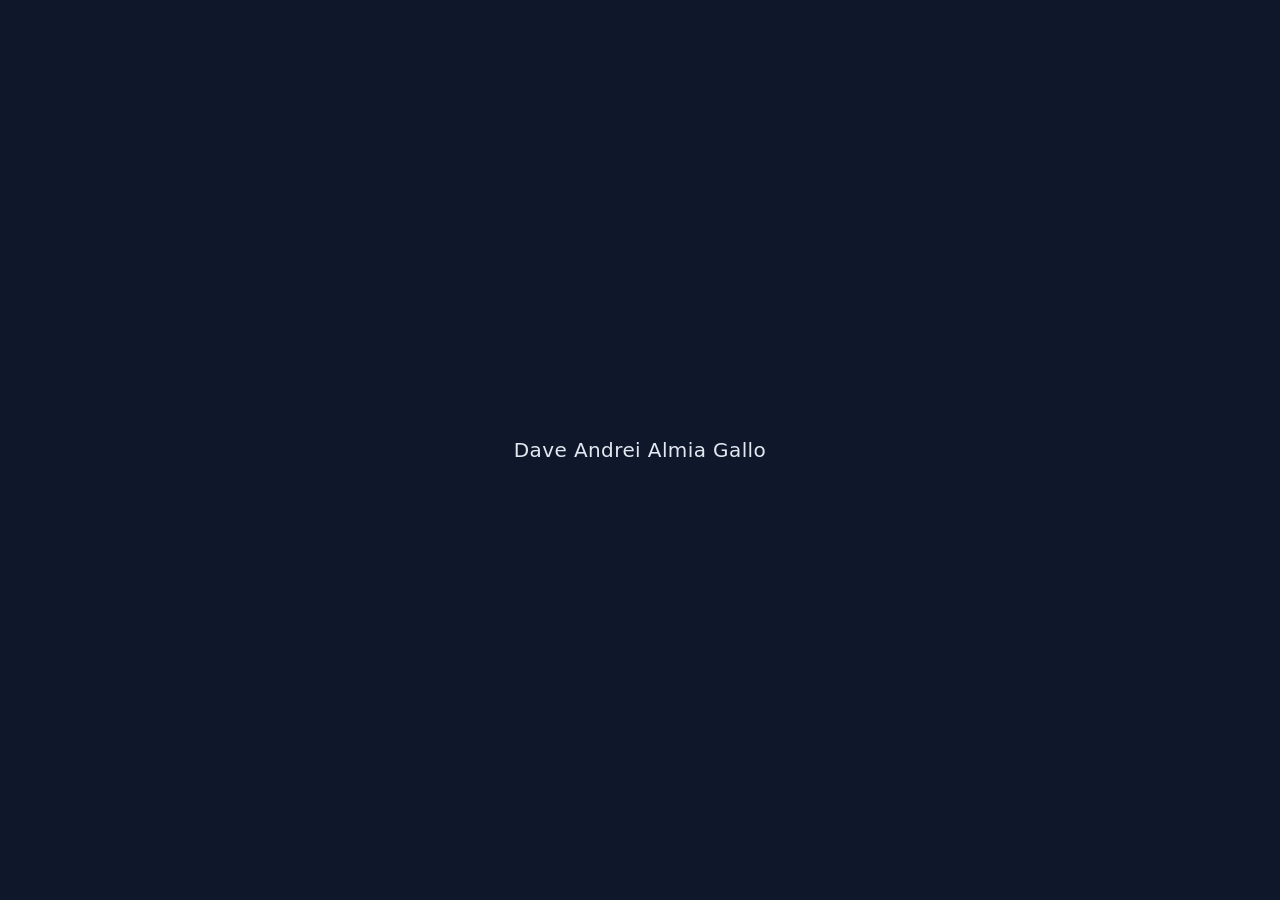
<file: projects/empty-but-live/index.html>
<!DOCTYPE html>
<html lang="en">
<head>
  <meta charset="utf-8" />
  <meta name="viewport" content="width=device-width, initial-scale=1" />
  <title>Dave Andrei Almia Gallo</title>
  <style>
    body { margin: 0; min-height: 100vh; display: grid; place-items: center;
      font-family: system-ui, sans-serif; background: #0f172a; color: #e2e8f0; }
    p { font-size: 1.25rem; letter-spacing: 0.02em; }
  </style>
</head>
<body>
  <p>Dave Andrei Almia Gallo</p>
</body>
</html>
</file>
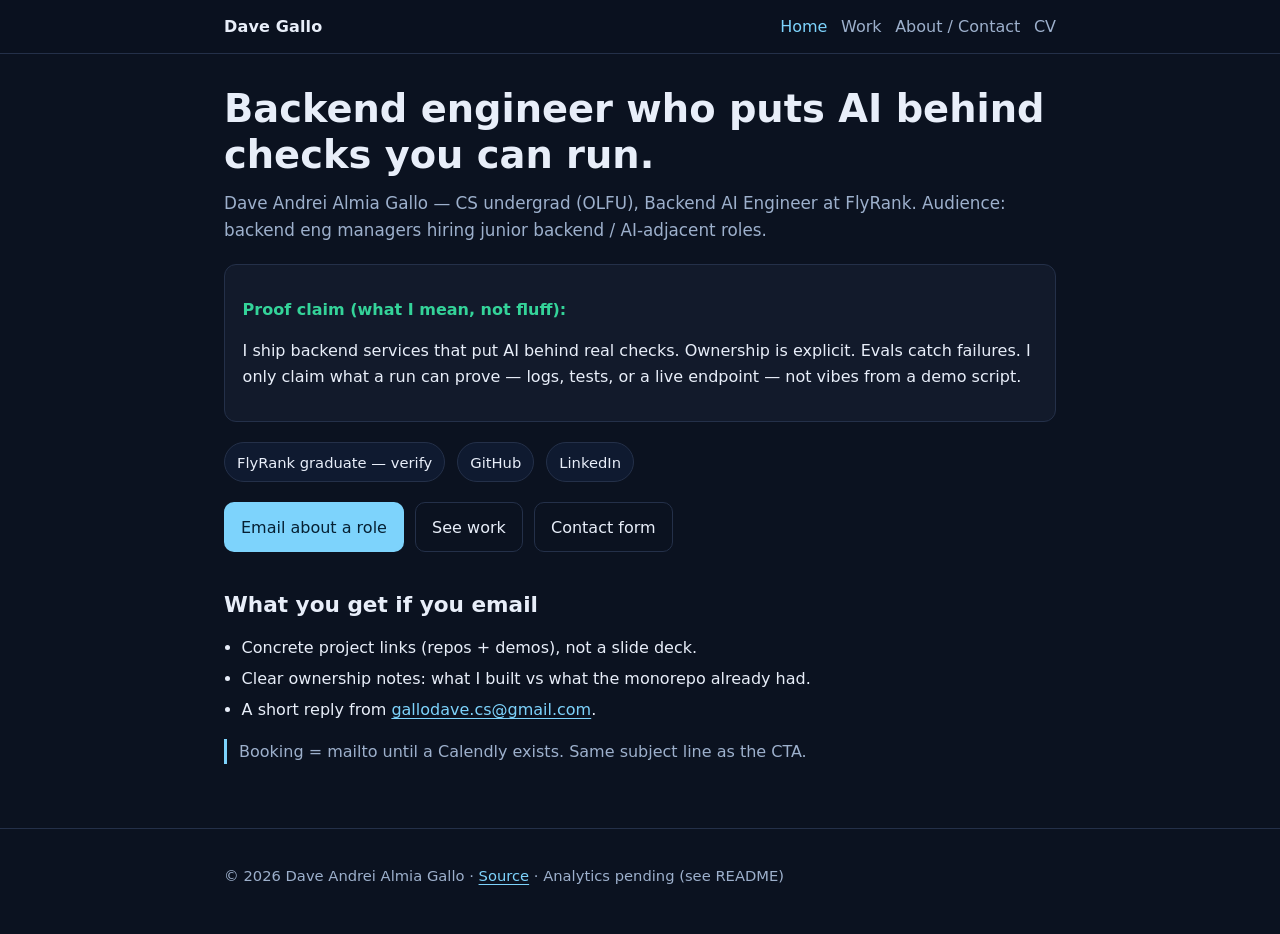
<file: projects/personal-site/index.html>
<!DOCTYPE html>
<html lang="en">
<head>
  <meta charset="utf-8" />
  <meta name="viewport" content="width=device-width, initial-scale=1" />
  <title>Dave Andrei Almia Gallo — Backend / AI-adjacent</title>
  <meta name="description" content="Backend-focused CS undergrad. Ships services that put AI behind real checks. Open to junior backend / AI-adjacent roles." />
  <meta name="author" content="Dave Andrei Almia Gallo" />
  <!-- Analytics: pending — no tracking ID yet. See README Analytics section. No GA. Privacy-friendly placeholder only. -->
  <meta property="og:title" content="Dave Andrei Almia Gallo — Backend / AI-adjacent" />
  <meta property="og:description" content="Ships backend services that put AI behind real checks. Evals catch failures. Only claim what a run can prove." />
  <meta property="og:type" content="website" />
  <meta property="og:url" content="https://davionnic.github.io/flyrank-backend-ai-engineer/" />
  <meta name="twitter:card" content="summary" />
  <link rel="icon" href="favicon.svg" type="image/svg+xml" />
  <link rel="stylesheet" href="styles.css" />
</head>
<body>
  <header class="site-header">
    <div class="wrap nav">
      <a class="brand" href="index.html">Dave Gallo</a>
      <ul class="nav-links">
        <li><a href="index.html" aria-current="page">Home</a></li>
        <li><a href="work.html">Work</a></li>
        <li><a href="about.html">About / Contact</a></li>
        <li><a href="cv.md">CV</a></li>
      </ul>
    </div>
  </header>

  <main class="wrap">
    <section class="hero">
      <h1>Backend engineer who puts AI behind checks you can run.</h1>
      <p class="lead">
        Dave Andrei Almia Gallo — CS undergrad (OLFU), Backend AI Engineer at FlyRank.
        Audience: backend eng managers hiring junior backend / AI-adjacent roles.
      </p>

      <div class="proof">
        <p><strong>Proof claim (what I mean, not fluff):</strong></p>
        <p>
          I ship backend services that put AI behind real checks. Ownership is explicit.
          Evals catch failures. I only claim what a run can prove — logs, tests, or a live endpoint —
          not vibes from a demo script.
        </p>
      </div>

      <div class="badge-row">
        <a class="badge" href="https://internship.flyrank.ai/verify" rel="noopener noreferrer" target="_blank">
          FlyRank graduate — verify
        </a>
        <a class="badge" href="https://github.com/Davionnic" rel="noopener noreferrer" target="_blank">GitHub</a>
        <a class="badge" href="https://www.linkedin.com/in/dave-andrei-gallo-396233414/" rel="noopener noreferrer" target="_blank">LinkedIn</a>
      </div>

      <div class="actions">
        <a class="btn btn-primary" href="mailto:gallodave.cs@gmail.com?subject=Junior%20backend%20/%20AI-adjacent%20role">Email about a role</a>
        <a class="btn btn-secondary" href="work.html">See work</a>
        <a class="btn btn-secondary" href="about.html#contact">Contact form</a>
      </div>
    </section>

    <section class="section">
      <h2>What you get if you email</h2>
      <ul class="list-plain">
        <li>Concrete project links (repos + demos), not a slide deck.</li>
        <li>Clear ownership notes: what I built vs what the monorepo already had.</li>
        <li>A short reply from <a href="mailto:gallodave.cs@gmail.com">gallodave.cs@gmail.com</a>.</li>
      </ul>
      <p class="note">Booking = mailto until a Calendly exists. Same subject line as the CTA.</p>
    </section>
  </main>

  <footer class="site-footer">
    <div class="wrap">
      <p>© 2026 Dave Andrei Almia Gallo · <a href="https://github.com/Davionnic/flyrank-backend-ai-engineer">Source</a> · Analytics pending (see README)</p>
    </div>
  </footer>
</body>
</html>
</file>
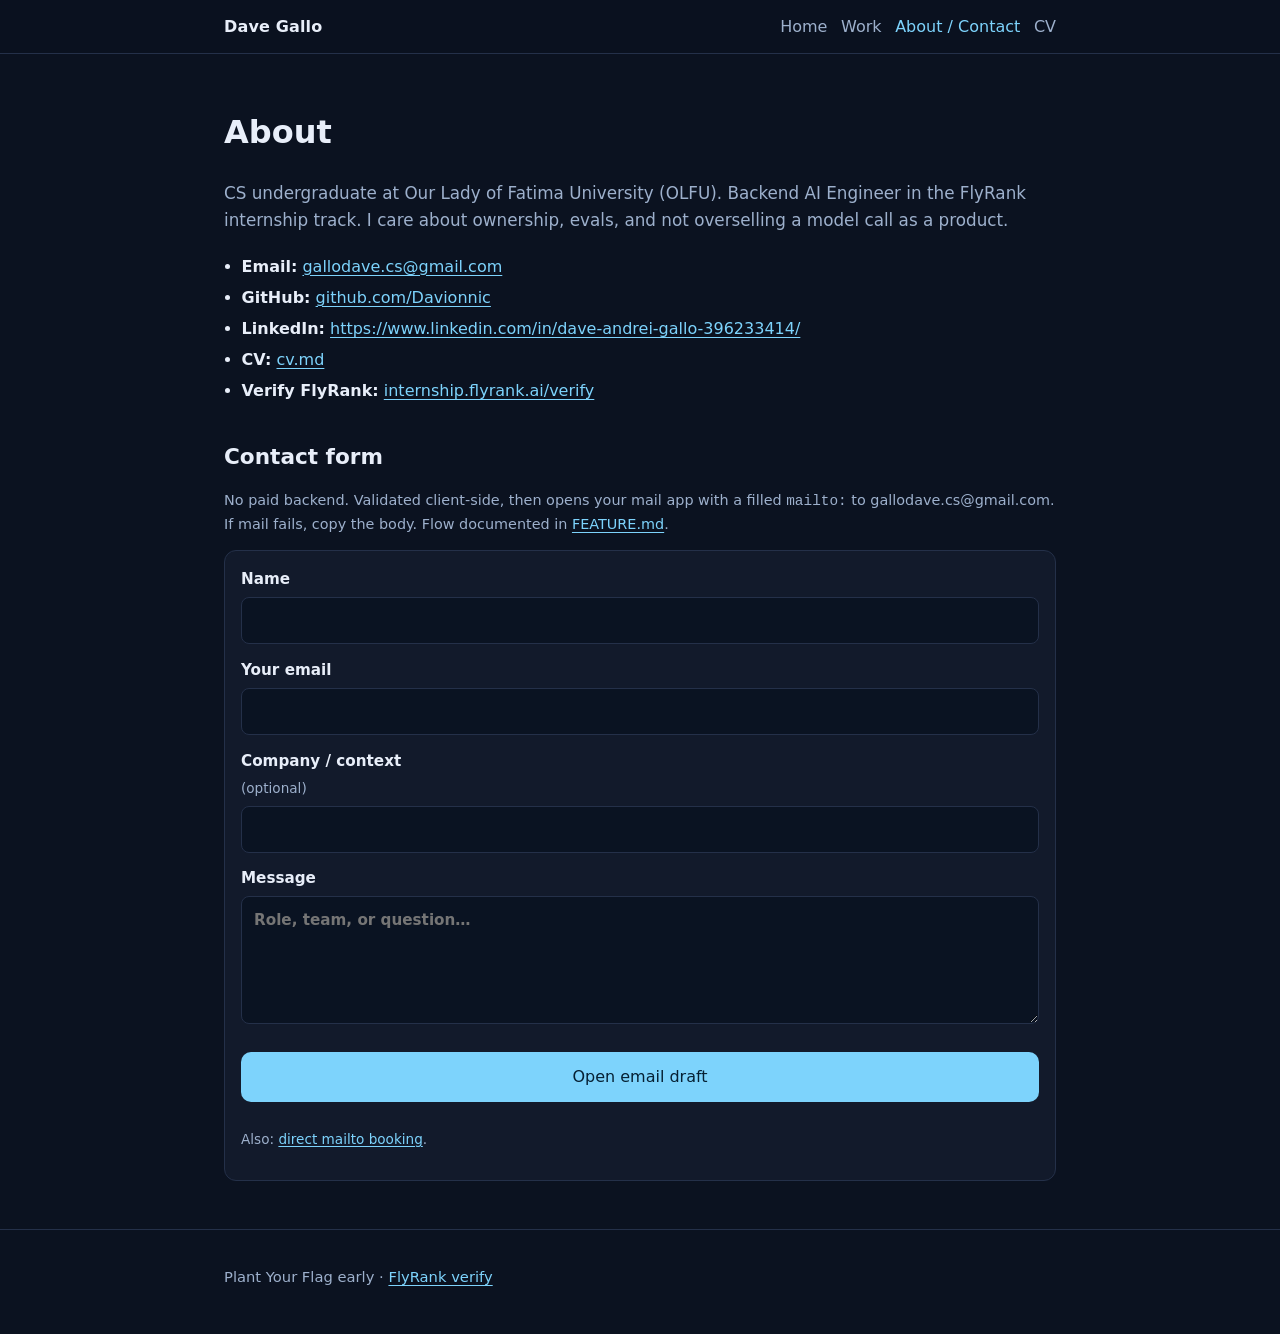
<file: projects/personal-site/about.html>
<!DOCTYPE html>
<html lang="en">
<head>
  <meta charset="utf-8" />
  <meta name="viewport" content="width=device-width, initial-scale=1" />
  <title>About / Contact — Dave Andrei Almia Gallo</title>
  <meta name="description" content="About Dave Andrei Almia Gallo. Contact via mailto form or email gallodave.cs@gmail.com." />
  <meta property="og:title" content="About / Contact — Dave Andrei Almia Gallo" />
  <meta property="og:description" content="CS undergrad OLFU. Backend AI Engineer FlyRank. Email about junior backend / AI-adjacent roles." />
  <meta property="og:type" content="website" />
  <meta property="og:url" content="https://davionnic.github.io/flyrank-backend-ai-engineer/about.html" />
  <meta name="twitter:card" content="summary" />
  <link rel="icon" href="favicon.svg" type="image/svg+xml" />
  <link rel="stylesheet" href="styles.css" />
  <!-- Analytics: pending -->
</head>
<body>
  <header class="site-header">
    <div class="wrap nav">
      <a class="brand" href="index.html">Dave Gallo</a>
      <ul class="nav-links">
        <li><a href="index.html">Home</a></li>
        <li><a href="work.html">Work</a></li>
        <li><a href="about.html" aria-current="page">About / Contact</a></li>
        <li><a href="cv.md">CV</a></li>
      </ul>
    </div>
  </header>

  <main class="wrap">
    <h1>About</h1>
    <p class="lead">
      CS undergraduate at Our Lady of Fatima University (OLFU).
      Backend AI Engineer in the FlyRank internship track.
      I care about ownership, evals, and not overselling a model call as a product.
    </p>

    <ul class="list-plain">
      <li><strong>Email:</strong> <a href="mailto:gallodave.cs@gmail.com">gallodave.cs@gmail.com</a></li>
      <li><strong>GitHub:</strong> <a href="https://github.com/Davionnic" rel="noopener noreferrer" target="_blank">github.com/Davionnic</a></li>
      <li><strong>LinkedIn:</strong> <a href="https://www.linkedin.com/in/dave-andrei-gallo-396233414/" rel="noopener noreferrer" target="_blank">https://www.linkedin.com/in/dave-andrei-gallo-396233414/</a></li>
      <li><strong>CV:</strong> <a href="cv.md">cv.md</a></li>
      <li><strong>Verify FlyRank:</strong> <a href="https://internship.flyrank.ai/verify" rel="noopener noreferrer" target="_blank">internship.flyrank.ai/verify</a></li>
    </ul>

    <section class="section" id="contact">
      <h2>Contact form</h2>
      <p class="meta">
        No paid backend. Validated client-side, then opens your mail app with a filled
        <code>mailto:</code> to gallodave.cs@gmail.com. If mail fails, copy the body.
        Flow documented in <a href="FEATURE.md">FEATURE.md</a>.
      </p>

      <form id="contact-form" class="form" novalidate>
        <label for="name">Name
          <input id="name" name="name" type="text" autocomplete="name" required maxlength="120" />
        </label>
        <label for="email">Your email
          <input id="email" name="email" type="email" autocomplete="email" required maxlength="200" />
        </label>
        <label for="company">Company / context <span class="help">(optional)</span>
          <input id="company" name="company" type="text" maxlength="200" />
        </label>
        <label for="message">Message
          <textarea id="message" name="message" required maxlength="4000" placeholder="Role, team, or question…"></textarea>
        </label>
        <p id="form-error" class="error" role="alert" aria-live="polite"></p>
        <button class="btn btn-primary" type="submit">Open email draft</button>
        <p class="help">Also: <a href="mailto:gallodave.cs@gmail.com?subject=Junior%20backend%20/%20AI-adjacent%20role">direct mailto booking</a>.</p>
      </form>

      <div id="form-success" class="success" role="status" aria-live="polite">
        <p><strong>Draft ready.</strong> Your mail client should open with the message filled in. Send it from there.</p>
        <p>If nothing opened, use the button below and paste into an email to <strong>gallodave.cs@gmail.com</strong> with subject <em>Junior backend / AI-adjacent role</em>.</p>
        <button type="button" class="btn btn-secondary" id="copy-body">Copy message body</button>
      </div>
    </section>
  </main>

  <footer class="site-footer">
    <div class="wrap">
      <p>Plant Your Flag early · <a href="https://internship.flyrank.ai/verify" rel="noopener noreferrer" target="_blank">FlyRank verify</a></p>
    </div>
  </footer>
  <script src="form.js" defer></script>
</body>
</html>
</file>
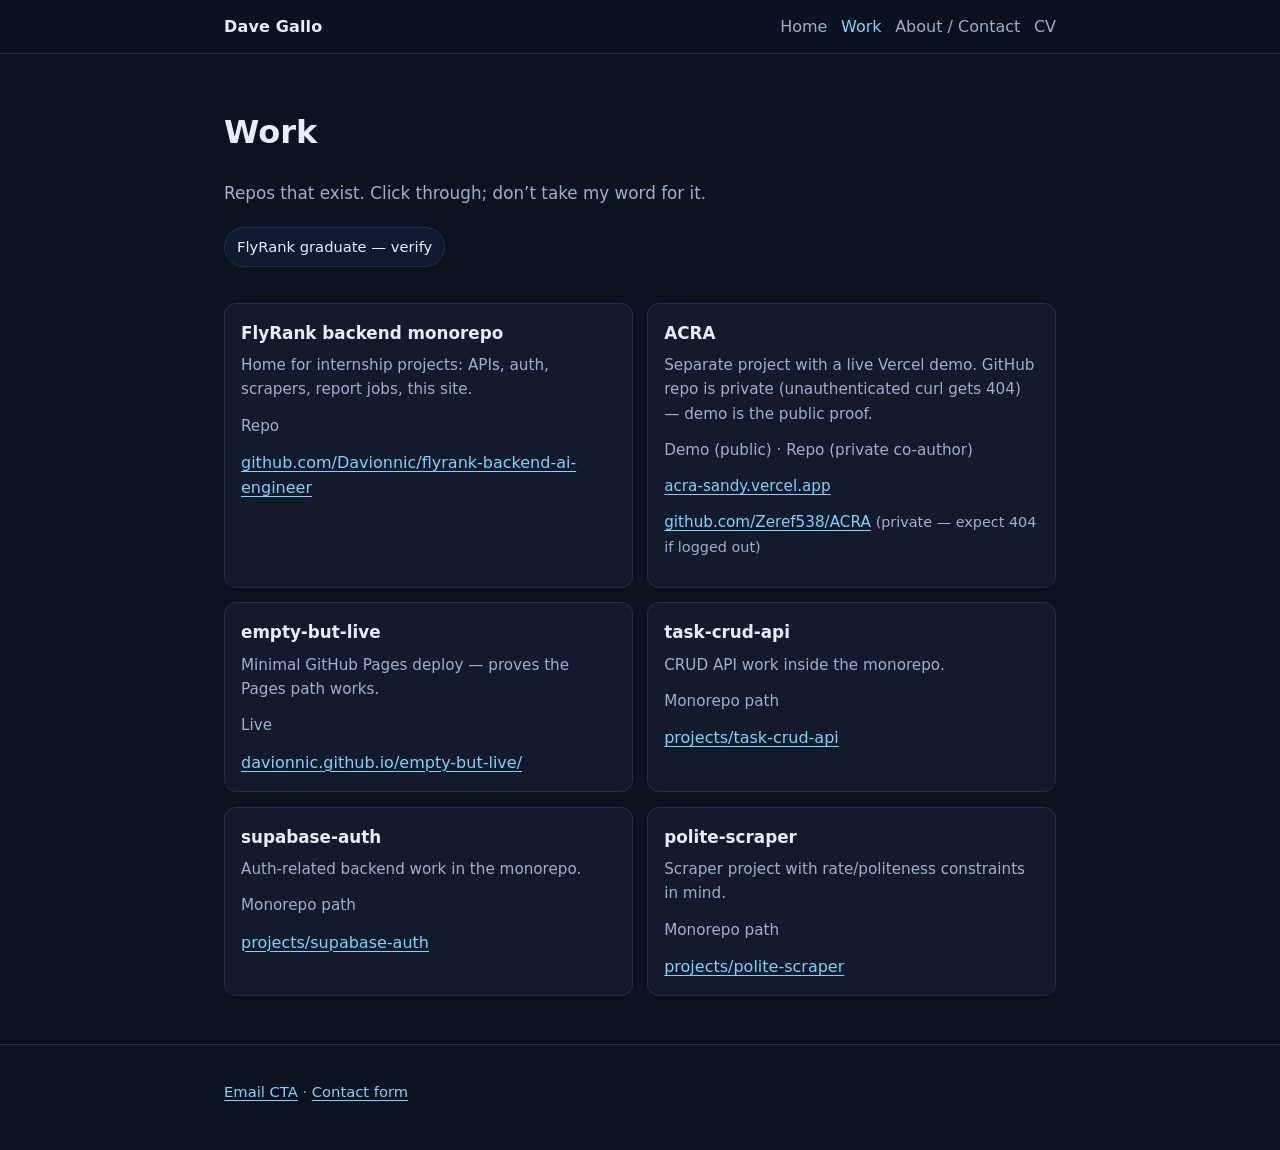
<file: projects/personal-site/work.html>
<!DOCTYPE html>
<html lang="en">
<head>
  <meta charset="utf-8" />
  <meta name="viewport" content="width=device-width, initial-scale=1" />
  <title>Work — Dave Andrei Almia Gallo</title>
  <meta name="description" content="Real projects: monorepo APIs, ACRA, empty-but-live, task-crud-api, supabase-auth, polite-scraper." />
  <meta property="og:title" content="Work — Dave Andrei Almia Gallo" />
  <meta property="og:description" content="Links to real repos and demos. No invented case studies." />
  <meta property="og:type" content="website" />
  <meta property="og:url" content="https://davionnic.github.io/flyrank-backend-ai-engineer/work.html" />
  <meta name="twitter:card" content="summary" />
  <link rel="icon" href="favicon.svg" type="image/svg+xml" />
  <link rel="stylesheet" href="styles.css" />
  <!-- Analytics: pending -->
</head>
<body>
  <header class="site-header">
    <div class="wrap nav">
      <a class="brand" href="index.html">Dave Gallo</a>
      <ul class="nav-links">
        <li><a href="index.html">Home</a></li>
        <li><a href="work.html" aria-current="page">Work</a></li>
        <li><a href="about.html">About / Contact</a></li>
        <li><a href="cv.md">CV</a></li>
      </ul>
    </div>
  </header>

  <main class="wrap">
    <h1>Work</h1>
    <p class="lead">Repos that exist. Click through; don’t take my word for it.</p>

    <div class="badge-row">
      <a class="badge" href="https://internship.flyrank.ai/verify" rel="noopener noreferrer" target="_blank">FlyRank graduate — verify</a>
    </div>

    <div class="cards section">
      <article class="card">
        <h3>FlyRank backend monorepo</h3>
        <p>Home for internship projects: APIs, auth, scrapers, report jobs, this site.</p>
        <p class="meta">Repo</p>
        <a href="https://github.com/Davionnic/flyrank-backend-ai-engineer" rel="noopener noreferrer" target="_blank">github.com/Davionnic/flyrank-backend-ai-engineer</a>
      </article>

      <article class="card">
        <h3>ACRA</h3>
        <p>Separate project with a live Vercel demo. GitHub repo is private (unauthenticated curl gets 404) — demo is the public proof.</p>
        <p class="meta">Demo (public) · Repo (private co-author)</p>
        <p><a href="https://acra-sandy.vercel.app" rel="noopener noreferrer" target="_blank">acra-sandy.vercel.app</a></p>
        <p><a href="https://github.com/Zeref538/ACRA" rel="noopener noreferrer" target="_blank">github.com/Zeref538/ACRA</a> <span class="meta">(private — expect 404 if logged out)</span></p>
      </article>

      <article class="card">
        <h3>empty-but-live</h3>
        <p>Minimal GitHub Pages deploy — proves the Pages path works.</p>
        <p class="meta">Live</p>
        <a href="https://davionnic.github.io/empty-but-live/" rel="noopener noreferrer" target="_blank">davionnic.github.io/empty-but-live/</a>
      </article>

      <article class="card">
        <h3>task-crud-api</h3>
        <p>CRUD API work inside the monorepo.</p>
        <p class="meta">Monorepo path</p>
        <a href="https://github.com/Davionnic/flyrank-backend-ai-engineer/tree/main/projects/task-crud-api" rel="noopener noreferrer" target="_blank">projects/task-crud-api</a>
      </article>

      <article class="card">
        <h3>supabase-auth</h3>
        <p>Auth-related backend work in the monorepo.</p>
        <p class="meta">Monorepo path</p>
        <a href="https://github.com/Davionnic/flyrank-backend-ai-engineer/tree/main/projects/supabase-auth" rel="noopener noreferrer" target="_blank">projects/supabase-auth</a>
      </article>

      <article class="card">
        <h3>polite-scraper</h3>
        <p>Scraper project with rate/politeness constraints in mind.</p>
        <p class="meta">Monorepo path</p>
        <a href="https://github.com/Davionnic/flyrank-backend-ai-engineer/tree/main/projects/polite-scraper" rel="noopener noreferrer" target="_blank">projects/polite-scraper</a>
      </article>
    </div>
  </main>

  <footer class="site-footer">
    <div class="wrap">
      <p><a href="mailto:gallodave.cs@gmail.com?subject=Junior%20backend%20/%20AI-adjacent%20role">Email CTA</a> · <a href="about.html#contact">Contact form</a></p>
    </div>
  </footer>
</body>
</html>
</file>
<file: projects/personal-site/styles.css>
:root {
  --bg: #0b1220;
  --bg-elev: #121a2b;
  --text: #e8eef9;
  --muted: #9db0cc;
  --accent: #7dd3fc;
  --accent-2: #34d399;
  --border: #243049;
  --danger: #f87171;
  --focus: #fbbf24;
  --max: 52rem;
}

* { box-sizing: border-box; }
html { scroll-behavior: smooth; }
body {
  margin: 0;
  font-family: ui-sans-serif, system-ui, -apple-system, Segoe UI, Roboto, Helvetica, Arial, sans-serif;
  background: var(--bg);
  color: var(--text);
  line-height: 1.6;
  min-height: 100vh;
}
a { color: var(--accent); text-decoration-thickness: 1px; text-underline-offset: 0.18em; }
a:hover { color: #bae6fd; }
a:focus-visible, button:focus-visible, input:focus-visible, textarea:focus-visible, select:focus-visible {
  outline: 2px solid var(--focus);
  outline-offset: 2px;
}
.wrap { width: min(100% - 2rem, var(--max)); margin-inline: auto; }
.site-header {
  border-bottom: 1px solid var(--border);
  background: rgba(11, 18, 32, 0.92);
  position: sticky;
  top: 0;
  backdrop-filter: blur(8px);
  z-index: 10;
}
.nav {
  display: flex;
  flex-wrap: wrap;
  align-items: center;
  justify-content: space-between;
  gap: 0.75rem;
  padding: 0.85rem 0;
}
.brand {
  color: var(--text);
  font-weight: 700;
  letter-spacing: 0.01em;
  text-decoration: none;
}
.nav-links {
  display: flex;
  flex-wrap: wrap;
  gap: 0.85rem;
  list-style: none;
  margin: 0;
  padding: 0;
}
.nav-links a { color: var(--muted); text-decoration: none; }
.nav-links a:hover, .nav-links a[aria-current="page"] { color: var(--accent); }
main { padding: 2rem 0 3rem; }
.hero h1 {
  font-size: clamp(1.7rem, 4vw, 2.4rem);
  line-height: 1.2;
  margin: 0 0 0.75rem;
}
.lead { color: var(--muted); font-size: 1.05rem; margin: 0 0 1.25rem; }
.proof {
  background: var(--bg-elev);
  border: 1px solid var(--border);
  border-radius: 12px;
  padding: 1rem 1.1rem;
  margin: 1.25rem 0;
}
.proof strong { color: var(--accent-2); }
.badge-row {
  display: flex;
  flex-wrap: wrap;
  gap: 0.75rem;
  align-items: center;
  margin: 1.25rem 0;
}
.badge {
  display: inline-flex;
  align-items: center;
  gap: 0.4rem;
  border: 1px solid var(--border);
  background: #0f1a30;
  color: var(--text);
  padding: 0.45rem 0.75rem;
  border-radius: 999px;
  text-decoration: none;
  font-size: 0.92rem;
}
.badge:hover { border-color: var(--accent); color: var(--accent); }
.actions { display: flex; flex-wrap: wrap; gap: 0.7rem; margin-top: 1.25rem; }
.btn {
  display: inline-block;
  border-radius: 10px;
  padding: 0.7rem 1rem;
  border: 1px solid transparent;
  font-weight: 600;
  text-decoration: none;
  cursor: pointer;
  font: inherit;
}
.btn-primary { background: var(--accent); color: #062033; }
.btn-primary:hover { background: #bae6fd; color: #062033; }
.btn-secondary { background: transparent; color: var(--text); border-color: var(--border); }
.btn-secondary:hover { border-color: var(--accent); color: var(--accent); }
.section { margin-top: 2.25rem; }
.section h2 { margin: 0 0 0.75rem; font-size: 1.35rem; }
.cards {
  display: grid;
  gap: 0.9rem;
}
@media (min-width: 640px) {
  .cards { grid-template-columns: 1fr 1fr; }
}
.card {
  background: var(--bg-elev);
  border: 1px solid var(--border);
  border-radius: 12px;
  padding: 1rem;
}
.card h3 { margin: 0 0 0.4rem; font-size: 1.05rem; }
.card p { margin: 0 0 0.75rem; color: var(--muted); font-size: 0.95rem; }
.meta { color: var(--muted); font-size: 0.9rem; }
.site-footer {
  border-top: 1px solid var(--border);
  padding: 1.25rem 0 2rem;
  color: var(--muted);
  font-size: 0.92rem;
}
.form {
  display: grid;
  gap: 0.85rem;
  background: var(--bg-elev);
  border: 1px solid var(--border);
  border-radius: 12px;
  padding: 1rem;
}
label { display: grid; gap: 0.35rem; font-weight: 600; font-size: 0.95rem; }
input, textarea, select {
  width: 100%;
  border-radius: 8px;
  border: 1px solid var(--border);
  background: #0a1322;
  color: var(--text);
  padding: 0.65rem 0.75rem;
  font: inherit;
}
textarea { min-height: 8rem; resize: vertical; }
.help { color: var(--muted); font-weight: 400; font-size: 0.85rem; }
.error { color: var(--danger); font-size: 0.9rem; margin: 0; }
.success {
  display: none;
  border: 1px solid #065f46;
  background: #052e24;
  color: #a7f3d0;
  border-radius: 10px;
  padding: 0.9rem;
}
.success.show { display: block; }
.form.hidden { display: none; }
.sr-only {
  position: absolute;
  width: 1px;
  height: 1px;
  padding: 0;
  margin: -1px;
  overflow: hidden;
  clip: rect(0,0,0,0);
  border: 0;
}
.list-plain { padding-left: 1.1rem; margin: 0.4rem 0 0; }
.list-plain li { margin: 0.35rem 0; }
.note {
  border-left: 3px solid var(--accent);
  padding-left: 0.75rem;
  color: var(--muted);
  margin: 1rem 0;
}
</file>
